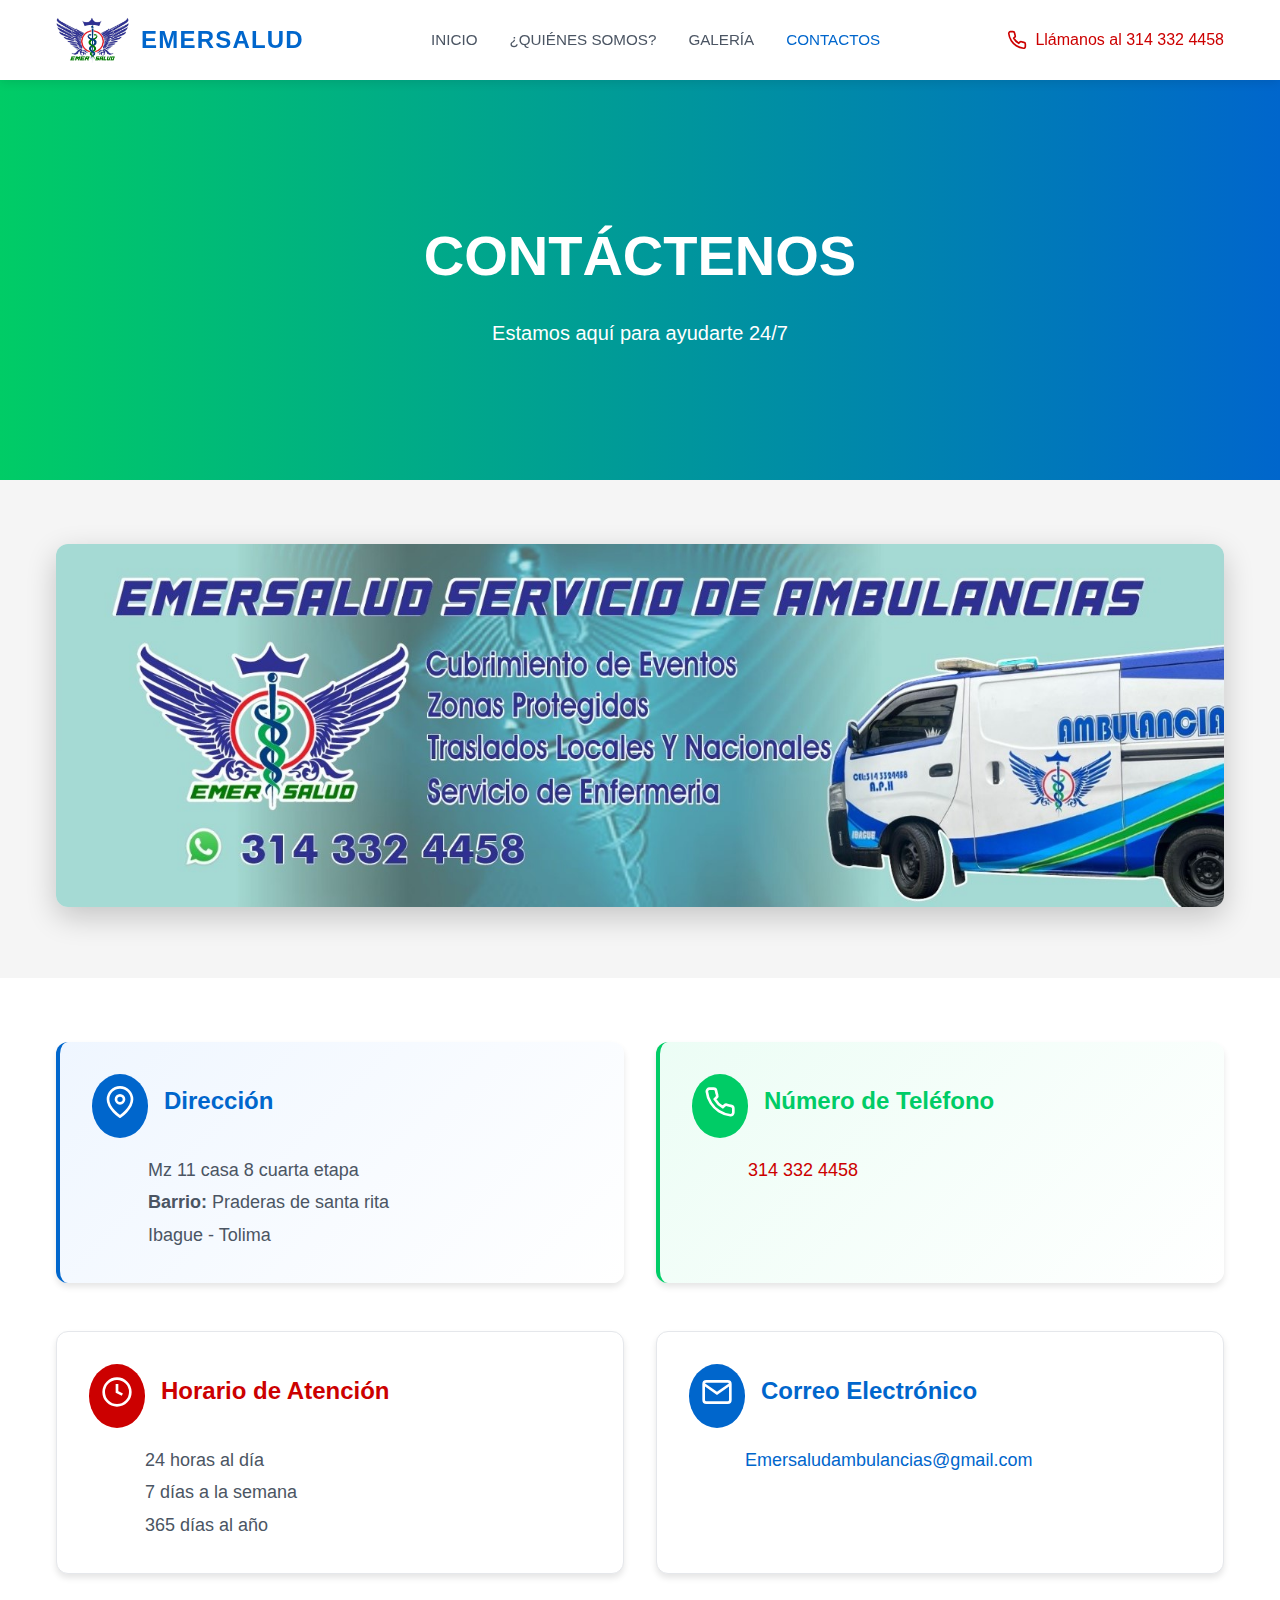
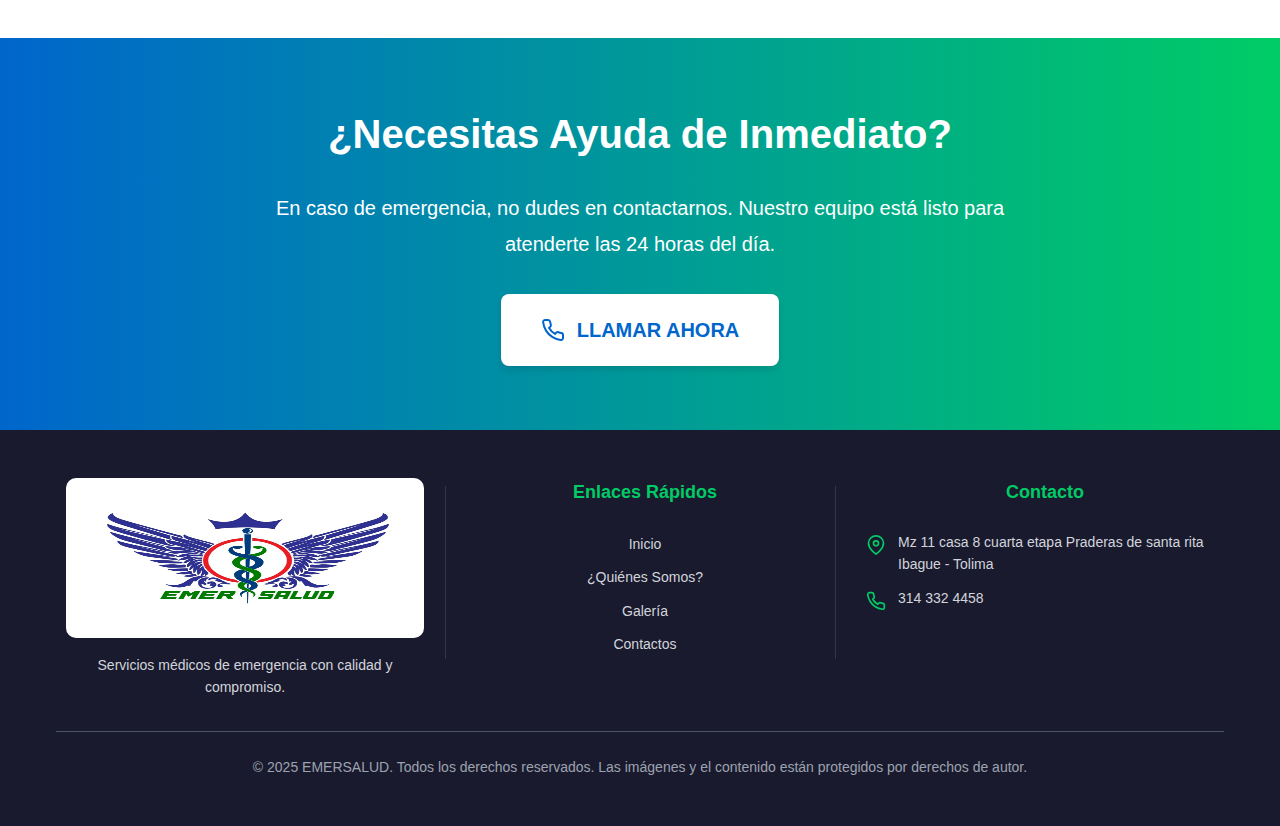
<file: contacto.html>
<!DOCTYPE html>
<html lang="es">
<head>
    <meta charset="UTF-8">
    <meta name="viewport" content="width=device-width, initial-scale=1.0">
    <title>EMERSALUD - Contacto</title>
    <link rel="stylesheet" href="Styles/styles.css">
</head>
<body>
    <!-- HEADER -->
    <header id="header">
        <div class="container">
            <div class="header-content">
                <!-- Logo y Nombre -->
                <div class="logo-section" onclick="navigateTo('index.html')">
                    <img src="Sources/Logo chiquito Emersalud.jpg" alt="Logo EMERSALUD" class="logo">
                    <span class="company-name">EMERSALUD</span>
                </div>

                <!-- Navegación Desktop -->
                <nav class="nav-desktop">
                    <a href="index.html" class="nav-link">INICIO</a>
                    <a href="quienes_somos.html" class="nav-link">¿QUIÉNES SOMOS?</a>
                    <a href="galeria.html" class="nav-link">GALERÍA</a>
                    <a href="contacto.html" class="nav-link active">CONTACTOS</a>
                </nav>

                <!-- Teléfono -->
                <div class="phone-desktop">
                    <svg class="phone-icon" width="20" height="20" viewBox="0 0 24 24" fill="none" stroke="currentColor" stroke-width="2">
                        <path d="M22 16.92v3a2 2 0 0 1-2.18 2 19.79 19.79 0 0 1-8.63-3.07 19.5 19.5 0 0 1-6-6 19.79 19.79 0 0 1-3.07-8.67A2 2 0 0 1 4.11 2h3a2 2 0 0 1 2 1.72 12.84 12.84 0 0 0 .7 2.81 2 2 0 0 1-.45 2.11L8.09 9.91a16 16 0 0 0 6 6l1.27-1.27a2 2 0 0 1 2.11-.45 12.84 12.84 0 0 0 2.81.7A2 2 0 0 1 22 16.92z"></path>
                    </svg>
                    <span>Llámanos al 314 332 4458</span>
                </div>

                <!-- Menú móvil -->
                <button class="menu-toggle" id="menuToggle">
                    <svg class="menu-icon" width="24" height="24" viewBox="0 0 24 24" fill="none" stroke="currentColor" stroke-width="2">
                        <line x1="3" y1="12" x2="21" y2="12"></line>
                        <line x1="3" y1="6" x2="21" y2="6"></line>
                        <line x1="3" y1="18" x2="21" y2="18"></line>
                    </svg>
                </button>
            </div>

            <!-- Menú móvil desplegable -->
            <div class="nav-mobile" id="navMobile">
                <a href="index.html" class="nav-mobile-link">INICIO</a>
                <a href="quienes_somos.html" class="nav-mobile-link">¿QUIÉNES SOMOS?</a>
                <a href="galeria.html" class="nav-mobile-link">GALERÍA</a>
                <a href="contacto.html" class="nav-mobile-link active">CONTACTOS</a>
                <div class="phone-mobile">
                    <svg class="phone-icon" width="20" height="20" viewBox="0 0 24 24" fill="none" stroke="currentColor" stroke-width="2">
                        <path d="M22 16.92v3a2 2 0 0 1-2.18 2 19.79 19.79 0 0 1-8.63-3.07 19.5 19.5 0 0 1-6-6 19.79 19.79 0 0 1-3.07-8.67A2 2 0 0 1 4.11 2h3a2 2 0 0 1 2 1.72 12.84 12.84 0 0 0 .7 2.81 2 2 0 0 1-.45 2.11L8.09 9.91a16 16 0 0 0 6 6l1.27-1.27a2 2 0 0 1 2.11-.45 12.84 12.84 0 0 0 2.81.7A2 2 0 0 1 22 16.92z"></path>
                    </svg>
                    <span>314 332 4458</span>
                </div>
            </div>
        </div>
    </header>

    <!-- HERO SECTION -->
    <section class="page-hero contact-hero">
        <div class="page-hero-content">
            <h1 class="page-hero-title">CONTÁCTENOS</h1>
            <p class="page-hero-subtitle">Estamos aquí para ayudarte 24/7</p>
        </div>
    </section>

        <!-- IMAGEN DE AMBULANCIA -->
    <section class="image-section">
        <div class="container">
            <img src="Sources/Banner.jpeg" alt="Ambulancia en acción" class="image-full">
        </div>
    </section>

    <!-- INFORMACIÓN DE CONTACTO -->
    <section class="content-section">
        <div class="container">
            <div class="contact-info-grid">
                <!-- Dirección -->
                <div class="contact-info-card blue-gradient">
                    <div class="contact-info-header">
                        <div class="contact-info-icon blue">
                            <svg width="32" height="32" viewBox="0 0 24 24" fill="none" stroke="currentColor" stroke-width="2">
                                <path d="M21 10c0 7-9 13-9 13s-9-6-9-13a9 9 0 0 1 18 0z"></path>
                                <circle cx="12" cy="10" r="3"></circle>
                            </svg>
                        </div>
                        <h3 class="contact-info-title blue">Dirección</h3>
                    </div>
                    <p class="contact-info-text">
                        Mz 11 casa 8 cuarta etapa<br>
                        <b>Barrio:</b> Praderas de santa rita<br>
                        Ibague - Tolima
                    </p>
                </div>

                <!-- Teléfono -->
                <div class="contact-info-card green-gradient">
                    <div class="contact-info-header">
                        <div class="contact-info-icon green">
                            <svg width="32" height="32" viewBox="0 0 24 24" fill="none" stroke="currentColor" stroke-width="2">
                                <path d="M22 16.92v3a2 2 0 0 1-2.18 2 19.79 19.79 0 0 1-8.63-3.07 19.5 19.5 0 0 1-6-6 19.79 19.79 0 0 1-3.07-8.67A2 2 0 0 1 4.11 2h3a2 2 0 0 1 2 1.72 12.84 12.84 0 0 0 .7 2.81 2 2 0 0 1-.45 2.11L8.09 9.91a16 16 0 0 0 6 6l1.27-1.27a2 2 0 0 1 2.11-.45 12.84 12.84 0 0 0 2.81.7A2 2 0 0 1 22 16.92z"></path>
                            </svg>
                        </div>
                        <h3 class="contact-info-title green">Número de Teléfono</h3>
                    </div>
                    <p class="contact-info-text">
                        <a href="tel:3143324458" class="phone-link">314 332 4458</a>
                    </p>
                </div>
            </div>

            <!-- Información adicional -->
            <div class="contact-additional-grid">
                <!-- Horario -->
                <div class="contact-additional-card">
                    <div class="contact-info-header">
                        <div class="contact-info-icon red">
                            <svg width="32" height="32" viewBox="0 0 24 24" fill="none" stroke="currentColor" stroke-width="2">
                                <circle cx="12" cy="12" r="10"></circle>
                                <polyline points="12 6 12 12 16 14"></polyline>
                            </svg>
                        </div>
                        <h3 class="contact-info-title red">Horario de Atención</h3>
                    </div>
                    <p class="contact-info-text">
                        24 horas al día<br>
                        7 días a la semana<br>
                        365 días al año
                    </p>
                </div>

                <!-- Email -->
                <div class="contact-additional-card">
                    <div class="contact-info-header">
                        <div class="contact-info-icon blue">
                            <svg width="32" height="32" viewBox="0 0 24 24" fill="none" stroke="currentColor" stroke-width="2">
                                <path d="M4 4h16c1.1 0 2 .9 2 2v12c0 1.1-.9 2-2 2H4c-1.1 0-2-.9-2-2V6c0-1.1.9-2 2-2z"></path>
                                <polyline points="22,6 12,13 2,6"></polyline>
                            </svg>
                        </div>
                        <h3 class="contact-info-title blue">Correo Electrónico</h3>
                    </div>  
                    <p class="contact-info-text">
                        <a href="mailto:info@emersalud.com" class="email-link">Emersaludambulancias@gmail.com </a>
                    </p>
                </div>
            </div>
        </div>
    </section>

    <!-- LLAMADO A LA ACCIÓN -->
    <section class="cta-section">
        <div class="container">
            <div class="cta-content">
                <h2 class="cta-title">¿Necesitas Ayuda de Inmediato?</h2>
                <p class="cta-description">
                    En caso de emergencia, no dudes en contactarnos. Nuestro equipo está listo 
                    para atenderte las 24 horas del día.
                </p>
                <a href="tel:3143324458" class="btn-cta">
                    <svg class="btn-cta-icon" width="24" height="24" viewBox="0 0 24 24" fill="none" stroke="currentColor" stroke-width="2">
                        <path d="M22 16.92v3a2 2 0 0 1-2.18 2 19.79 19.79 0 0 1-8.63-3.07 19.5 19.5 0 0 1-6-6 19.79 19.79 0 0 1-3.07-8.67A2 2 0 0 1 4.11 2h3a2 2 0 0 1 2 1.72 12.84 12.84 0 0 0 .7 2.81 2 2 0 0 1-.45 2.11L8.09 9.91a16 16 0 0 0 6 6l1.27-1.27a2 2 0 0 1 2.11-.45 12.84 12.84 0 0 0 2.81.7A2 2 0 0 1 22 16.92z"></path>
                    </svg>
                    <span>LLAMAR AHORA</span>
                </a>
            </div>
        </div>
    </section>

    <!-- FOOTER -->
    <footer class="footer">
        <div class="container">
            <div class="footer-grid">
                <!-- Logo y descripción -->
                <div class="footer-column">
                    <img src="Sources/Logo EMERSALUD CUADRADO.jpg" alt="Logo EMERSALUD" class="footer-logo">
                    <p class="footer-description">
                        Servicios médicos de emergencia con calidad y compromiso.
                    </p>
                </div>

                <!-- Enlaces rápidos -->
                <div class="footer-column">
                    <h3 class="footer-title">Enlaces Rápidos</h3>
                    <ul class="footer-links">
                        <li><a href="index.html">Inicio</a></li>
                        <li><a href="quienes-somos.html">¿Quiénes Somos?</a></li>
                        <li><a href="galeria.html">Galería</a></li>
                        <li><a href="contacto.html">Contactos</a></li>
                    </ul>
                </div>

                <!-- Información de contacto -->
                <div class="footer-column">
                    <h3 class="footer-title">Contacto</h3>
                    <div class="footer-contact">
                        <div class="footer-contact-item">
                            <svg class="footer-icon" width="20" height="20" viewBox="0 0 24 24" fill="none" stroke="currentColor" stroke-width="2">
                                <path d="M21 10c0 7-9 13-9 13s-9-6-9-13a9 9 0 0 1 18 0z"></path>
                                <circle cx="12" cy="10" r="3"></circle>
                            </svg>
                            <p>Mz 11 casa 8 cuarta etapa Praderas de santa rita Ibague - Tolima</p>
                        </div>
                        <div class="footer-contact-item">
                            <svg class="footer-icon" width="20" height="20" viewBox="0 0 24 24" fill="none" stroke="currentColor" stroke-width="2">
                                <path d="M22 16.92v3a2 2 0 0 1-2.18 2 19.79 19.79 0 0 1-8.63-3.07 19.5 19.5 0 0 1-6-6 19.79 19.79 0 0 1-3.07-8.67A2 2 0 0 1 4.11 2h3a2 2 0 0 1 2 1.72 12.84 12.84 0 0 0 .7 2.81 2 2 0 0 1-.45 2.11L8.09 9.91a16 16 0 0 0 6 6l1.27-1.27a2 2 0 0 1 2.11-.45 12.84 12.84 0 0 0 2.81.7A2 2 0 0 1 22 16.92z"></path>
                            </svg>
                            <p>314 332 4458</p>
                        </div>
                    </div>
                </div>
            </div>

            <!-- Derechos de autor -->
            <div class="footer-copyright">
                <p>© 2025 EMERSALUD. Todos los derechos reservados. Las imágenes y el contenido están protegidos por derechos de autor.</p>
            </div>
        </div>
    </footer>

    <script src="JS/script.js"></script>
</body>
</html>
</file>
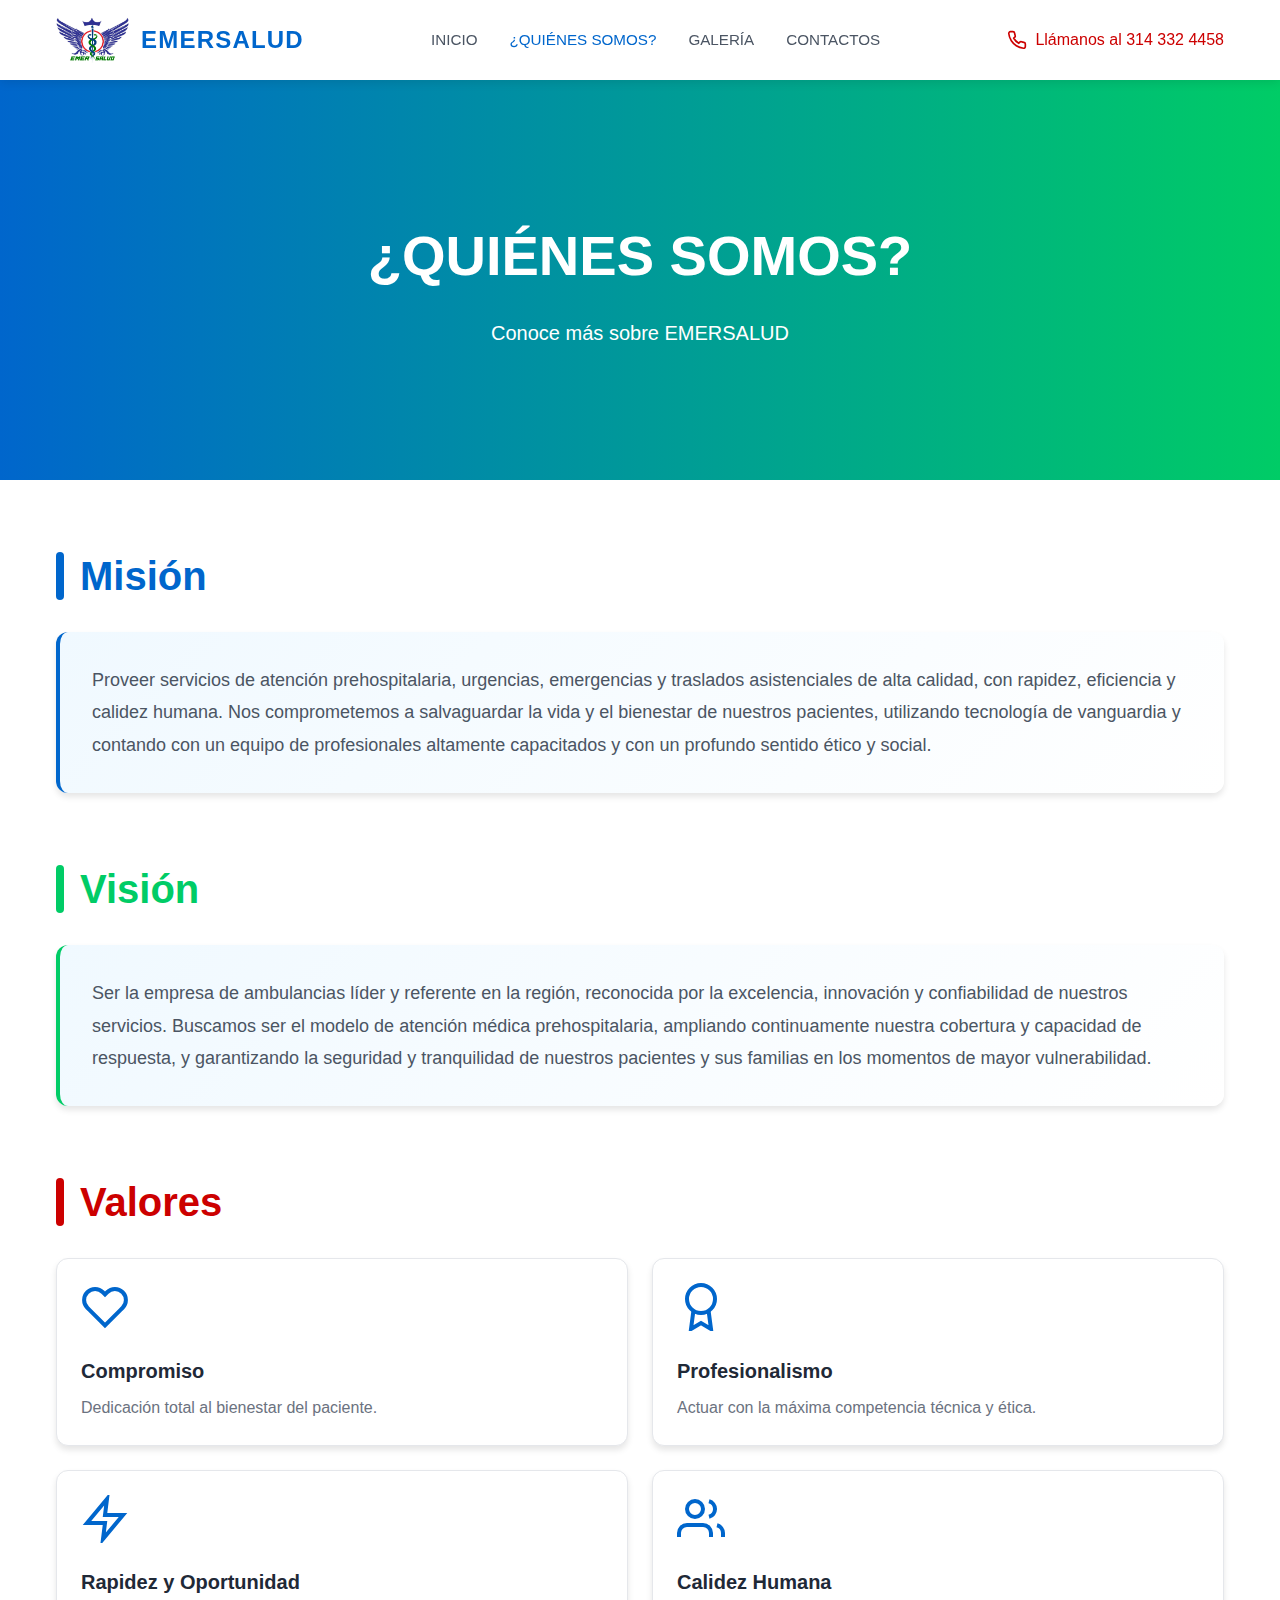
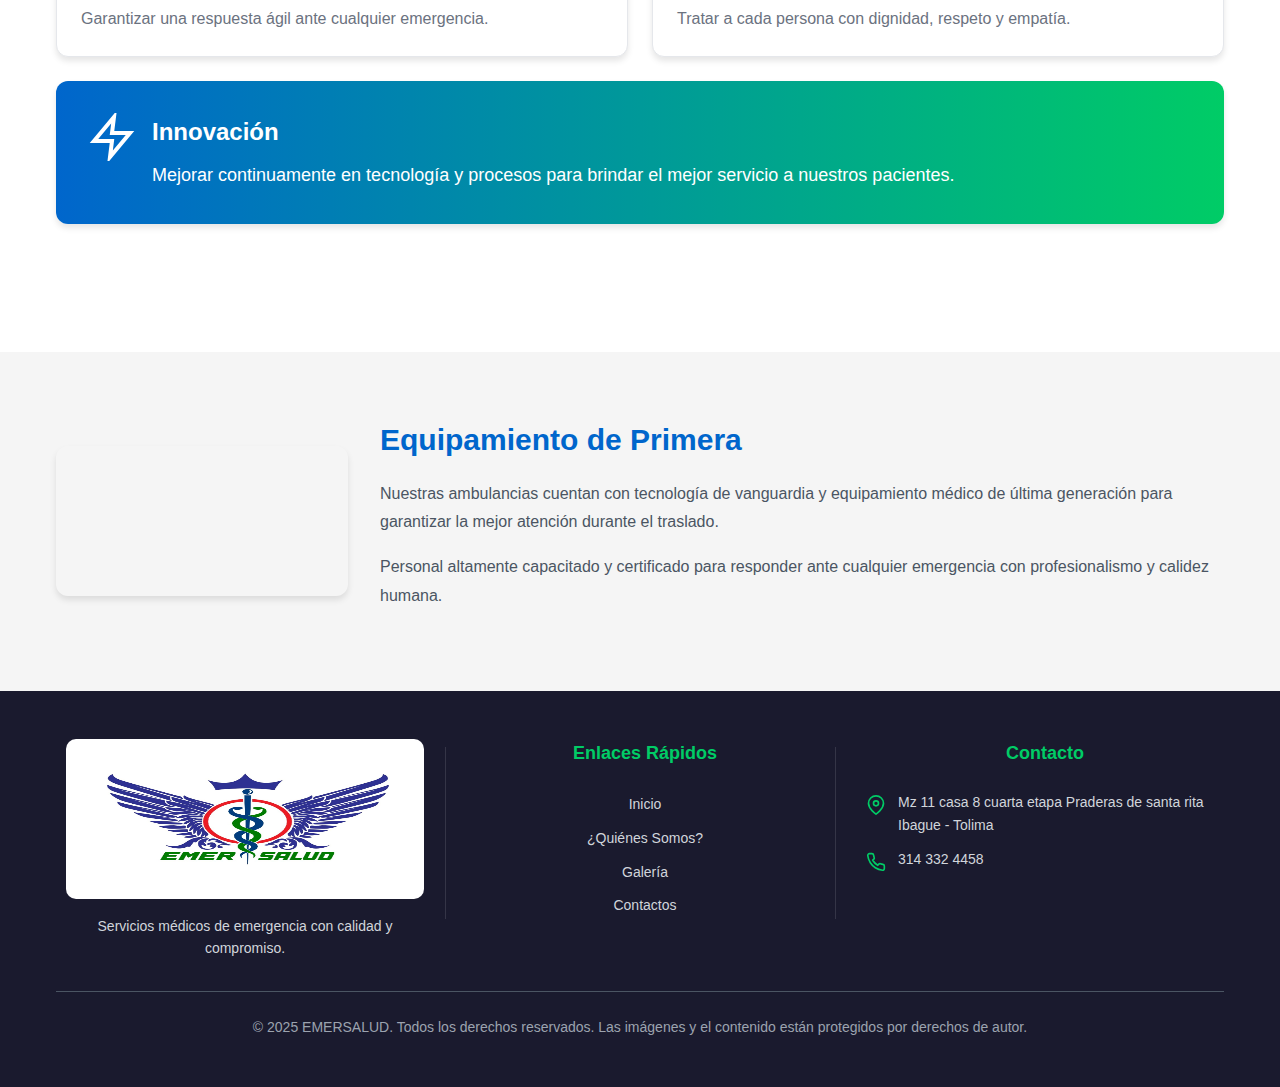
<file: quienes_somos.html>
<!DOCTYPE html>
<html lang="es">

<head>
    <meta charset="UTF-8">
    <meta name="viewport" content="width=device-width, initial-scale=1.0">

    <!-- SEO Meta Tags -->
    <title>EMERSALUD - ¿Quiénes Somos? | Servicios Médicos de Emergencia en Ibagué</title>
    <meta name="description"
        content="Conoce a EMERSALUD, empresa líder en servicios médicos de emergencia y ambulancias en Ibagué, Tolima. Misión, visión y compromiso con la atención prehospitalaria.">
    <meta name="keywords"
        content="EMERSALUD, servicios médicos, emergencias, ambulancia, Ibagué, Tolima, misión, visión, atención prehospitalaria">
    <meta name="author" content="EMERSALUD">
    <meta name="robots" content="index, follow">

    <!-- Open Graph Meta Tags -->
    <meta property="og:title" content="EMERSALUD - ¿Quiénes Somos? | Servicios Médicos Ibagué">
    <meta property="og:description"
        content="Conoce nuestra misión y visión en servicios médicos de emergencia y ambulancias en Ibagué, Tolima.">
    <meta property="og:image" content="https://emersaludweb.web.app/Sources/logo_emersalud_cuadrado.jpg">
    <meta property="og:url" content="https://emersaludweb.web.app/quienes_somos.html">
    <meta property="og:type" content="website">

    <!-- Canonical URL -->
    <link rel="canonical" href="https://emersaludweb.web.app/quienes_somos.html">

    <link rel="stylesheet" href="Styles/styles.css">
    <!-- Favicon -->
    <link rel="icon" type="image/jpeg" href="Sources/logo_chiquito_emersalud.jpg">
    <link rel="apple-touch-icon" href="Sources/logo_chiquito_emersalud.jpg">
</head>

<body>
    <!-- HEADER -->
    <header id="header">
        <div class="container">
            <div class="header-content">
                <!-- Logo y Nombre -->
                <div class="logo-section" onclick="navigateTo('index.html')">
                    <img src="Sources/logo_chiquito_emersalud.jpg" alt="Logo EMERSALUD" class="logo">
                    <span class="company-name">EMERSALUD</span>
                </div>

                <!-- Navegación Desktop -->
                <nav class="nav-desktop">
                    <a href="index.html" class="nav-link">INICIO</a>
                    <a href="quienes_somos.html" class="nav-link active">¿QUIÉNES SOMOS?</a>
                    <a href="galeria.html" class="nav-link">GALERÍA</a>
                    <a href="contacto.html" class="nav-link">CONTACTOS</a>
                </nav>

                <!-- Teléfono -->
                <div class="phone-desktop">
                    <svg class="phone-icon" width="20" height="20" viewBox="0 0 24 24" fill="none" stroke="currentColor"
                        stroke-width="2">
                        <path
                            d="M22 16.92v3a2 2 0 0 1-2.18 2 19.79 19.79 0 0 1-8.63-3.07 19.5 19.5 0 0 1-6-6 19.79 19.79 0 0 1-3.07-8.67A2 2 0 0 1 4.11 2h3a2 2 0 0 1 2 1.72 12.84 12.84 0 0 0 .7 2.81 2 2 0 0 1-.45 2.11L8.09 9.91a16 16 0 0 0 6 6l1.27-1.27a2 2 0 0 1 2.11-.45 12.84 12.84 0 0 0 2.81.7A2 2 0 0 1 22 16.92z">
                        </path>
                    </svg>
                    <span>Llámanos al 314 332 4458</span>
                </div>

                <!-- Menú móvil -->
                <button class="menu-toggle" id="menuToggle">
                    <svg class="menu-icon" width="24" height="24" viewBox="0 0 24 24" fill="none" stroke="currentColor"
                        stroke-width="2">
                        <line x1="3" y1="12" x2="21" y2="12"></line>
                        <line x1="3" y1="6" x2="21" y2="6"></line>
                        <line x1="3" y1="18" x2="21" y2="18"></line>
                    </svg>
                </button>
            </div>

            <!-- Menú móvil desplegable -->
            <div class="nav-mobile" id="navMobile">
                <a href="index.html" class="nav-mobile-link">INICIO</a>
                <a href="quienes_somos.html" class="nav-mobile-link active">¿QUIÉNES SOMOS?</a>
                <a href="galeria.html" class="nav-mobile-link">GALERÍA</a>
                <a href="contacto.html" class="nav-mobile-link">CONTACTOS</a>
                <div class="phone-mobile">
                    <svg class="phone-icon" width="20" height="20" viewBox="0 0 24 24" fill="none" stroke="currentColor"
                        stroke-width="2">
                        <path
                            d="M22 16.92v3a2 2 0 0 1-2.18 2 19.79 19.79 0 0 1-8.63-3.07 19.5 19.5 0 0 1-6-6 19.79 19.79 0 0 1-3.07-8.67A2 2 0 0 1 4.11 2h3a2 2 0 0 1 2 1.72 12.84 12.84 0 0 0 .7 2.81 2 2 0 0 1-.45 2.11L8.09 9.91a16 16 0 0 0 6 6l1.27-1.27a2 2 0 0 1 2.11-.45 12.84 12.84 0 0 0 2.81.7A2 2 0 0 1 22 16.92z">
                        </path>
                    </svg>
                    <span>314 332 4458</span>
                </div>
            </div>
        </div>
    </header>

    <!-- HERO SECTION -->
    <section class="page-hero">
        <div class="page-hero-content">
            <h1 class="page-hero-title">¿QUIÉNES SOMOS?</h1>
            <p class="page-hero-subtitle">Conoce más sobre EMERSALUD</p>
        </div>
    </section>

    <!-- CONTENIDO PRINCIPAL -->
    <section class="content-section">
        <div class="container">
            <!-- Misión -->
            <div class="section-block">
                <div class="block-header">
                    <div class="block-line blue"></div>
                    <h2 class="block-title blue">Misión</h2>
                </div>
                <div class="block-content blue-border">
                    <p>
                        Proveer servicios de atención prehospitalaria, urgencias, emergencias y
                        traslados asistenciales de alta calidad, con rapidez, eficiencia y calidez
                        humana. Nos comprometemos a salvaguardar la vida y el bienestar de nuestros
                        pacientes, utilizando tecnología de vanguardia y contando con un equipo de
                        profesionales altamente capacitados y con un profundo sentido ético y social.
                    </p>
                </div>
            </div>

            <!-- Visión -->
            <div class="section-block">
                <div class="block-header">
                    <div class="block-line green"></div>
                    <h2 class="block-title green">Visión</h2>
                </div>
                <div class="block-content green-border">
                    <p>
                        Ser la empresa de ambulancias líder y referente en la región, reconocida por
                        la excelencia, innovación y confiabilidad de nuestros servicios. Buscamos ser
                        el modelo de atención médica prehospitalaria, ampliando continuamente nuestra
                        cobertura y capacidad de respuesta, y garantizando la seguridad y tranquilidad
                        de nuestros pacientes y sus familias en los momentos de mayor vulnerabilidad.
                    </p>
                </div>
            </div>

            <!-- Valores -->
            <div class="section-block">
                <div class="block-header">
                    <div class="block-line red"></div>
                    <h2 class="block-title red">Valores</h2>
                </div>
                <div class="valores-grid">
                    <div class="valor-card">
                        <div class="valor-icon">
                            <svg width="48" height="48" viewBox="0 0 24 24" fill="none" stroke="currentColor"
                                stroke-width="2">
                                <path
                                    d="M20.84 4.61a5.5 5.5 0 0 0-7.78 0L12 5.67l-1.06-1.06a5.5 5.5 0 0 0-7.78 7.78l1.06 1.06L12 21.23l7.78-7.78 1.06-1.06a5.5 5.5 0 0 0 0-7.78z">
                                </path>
                            </svg>
                        </div>
                        <h3 class="valor-title">Compromiso</h3>
                        <p class="valor-description">Dedicación total al bienestar del paciente.</p>
                    </div>

                    <div class="valor-card">
                        <div class="valor-icon">
                            <svg width="48" height="48" viewBox="0 0 24 24" fill="none" stroke="currentColor"
                                stroke-width="2">
                                <circle cx="12" cy="8" r="7"></circle>
                                <polyline points="8.21 13.89 7 23 12 20 17 23 15.79 13.88"></polyline>
                            </svg>
                        </div>
                        <h3 class="valor-title">Profesionalismo</h3>
                        <p class="valor-description">Actuar con la máxima competencia técnica y ética.</p>
                    </div>

                    <div class="valor-card">
                        <div class="valor-icon">
                            <svg width="48" height="48" viewBox="0 0 24 24" fill="none" stroke="currentColor"
                                stroke-width="2">
                                <polygon points="13 2 3 14 12 14 11 22 21 10 12 10 13 2"></polygon>
                            </svg>
                        </div>
                        <h3 class="valor-title">Rapidez y Oportunidad</h3>
                        <p class="valor-description">Garantizar una respuesta ágil ante cualquier emergencia.</p>
                    </div>

                    <div class="valor-card">
                        <div class="valor-icon">
                            <svg width="48" height="48" viewBox="0 0 24 24" fill="none" stroke="currentColor"
                                stroke-width="2">
                                <path d="M17 21v-2a4 4 0 0 0-4-4H5a4 4 0 0 0-4 4v2"></path>
                                <circle cx="9" cy="7" r="4"></circle>
                                <path d="M23 21v-2a4 4 0 0 0-3-3.87"></path>
                                <path d="M16 3.13a4 4 0 0 1 0 7.75"></path>
                            </svg>
                        </div>
                        <h3 class="valor-title">Calidez Humana</h3>
                        <p class="valor-description">Tratar a cada persona con dignidad, respeto y empatía.</p>
                    </div>
                </div>

                <!-- Valor adicional: Innovación -->
                <div class="valor-featured">
                    <div class="valor-featured-icon">
                        <svg width="48" height="48" viewBox="0 0 24 24" fill="none" stroke="currentColor"
                            stroke-width="2">
                            <polygon points="13 2 3 14 12 14 11 22 21 10 12 10 13 2"></polygon>
                        </svg>
                    </div>
                    <div>
                        <h3 class="valor-featured-title">Innovación</h3>
                        <p class="valor-featured-description">
                            Mejorar continuamente en tecnología y procesos para brindar el mejor
                            servicio a nuestros pacientes.
                        </p>
                    </div>
                </div>
            </div>
        </div>
    </section>

    <!-- IMAGEN DE AMBULANCIA -->
    <section class="image-section">
        <div class="container">
            <div class="image-content-grid">
                <video class="image-feature" autoplay muted loop playsinline
                    poster="Sources/Video Ambulancia Interior.mp4">
                    <source src="Sources/Video Ambulancia Interior.mp4" type="video/mp4">
                    Tu navegador no soporta video HTML5.
                </video>
                <div class="image-text">
                    <h3 class="image-title">Equipamiento de Primera</h3>
                    <p class="image-description">
                        Nuestras ambulancias cuentan con tecnología de vanguardia y equipamiento
                        médico de última generación para garantizar la mejor atención durante el
                        traslado.
                    </p>
                    <p class="image-description">
                        Personal altamente capacitado y certificado para responder ante cualquier
                        emergencia con profesionalismo y calidez humana.
                    </p>
                </div>
            </div>
        </div>
    </section>

    <!-- FOOTER -->
    <footer class="footer">
        <div class="container">
            <div class="footer-grid">
                <!-- Logo y descripción -->
                <div class="footer-column">
                    <img src="Sources/logo_emersalud_cuadrado.jpg" alt="Logo EMERSALUD" class="footer-logo">
                    <p class="footer-description">
                        Servicios médicos de emergencia con calidad y compromiso.
                    </p>
                </div>

                <!-- Enlaces rápidos -->
                <div class="footer-column">
                    <h3 class="footer-title">Enlaces Rápidos</h3>
                    <ul class="footer-links">
                        <li><a href="index.html">Inicio</a></li>
                        <li><a href="quienes-somos.html">¿Quiénes Somos?</a></li>
                        <li><a href="galeria.html">Galería</a></li>
                        <li><a href="contacto.html">Contactos</a></li>
                    </ul>
                </div>

                <!-- Información de contacto -->
                <div class="footer-column">
                    <h3 class="footer-title">Contacto</h3>
                    <div class="footer-contact">
                        <div class="footer-contact-item">
                            <svg class="footer-icon" width="20" height="20" viewBox="0 0 24 24" fill="none"
                                stroke="currentColor" stroke-width="2">
                                <path d="M21 10c0 7-9 13-9 13s-9-6-9-13a9 9 0 0 1 18 0z"></path>
                                <circle cx="12" cy="10" r="3"></circle>
                            </svg>
                            <p>Mz 11 casa 8 cuarta etapa Praderas de santa rita Ibague - Tolima</p>
                        </div>
                        <div class="footer-contact-item">
                            <svg class="footer-icon" width="20" height="20" viewBox="0 0 24 24" fill="none"
                                stroke="currentColor" stroke-width="2">
                                <path
                                    d="M22 16.92v3a2 2 0 0 1-2.18 2 19.79 19.79 0 0 1-8.63-3.07 19.5 19.5 0 0 1-6-6 19.79 19.79 0 0 1-3.07-8.67A2 2 0 0 1 4.11 2h3a2 2 0 0 1 2 1.72 12.84 12.84 0 0 0 .7 2.81 2 2 0 0 1-.45 2.11L8.09 9.91a16 16 0 0 0 6 6l1.27-1.27a2 2 0 0 1 2.11-.45 12.84 12.84 0 0 0 2.81.7A2 2 0 0 1 22 16.92z">
                                </path>
                            </svg>
                            <p>314 332 4458</p>
                        </div>
                    </div>
                </div>
            </div>

            <!-- Derechos de autor -->
            <div class="footer-copyright">
                <p>© 2025 EMERSALUD. Todos los derechos reservados. Las imágenes y el contenido están protegidos por
                    derechos de autor.</p>
            </div>
        </div>
    </footer>

    <script src="JS/script.js"></script>
</body>

</html>
</file>
<file: Styles/styles.css>
/* RESET Y BASE */
* {
    margin: 0;
    padding: 0;
    box-sizing: border-box;
}

html {
    scroll-behavior: smooth;
    font-size: 16px;
}

body {
    font-family: -apple-system, BlinkMacSystemFont, 'Segoe UI', Roboto, 'Helvetica Neue', Arial, sans-serif;
    line-height: 1.6;
    color: #333;
    background-color: #ffffff;
}

/* VARIABLES DE COLORES */
:root {
    --color-blue: #0066CC;
    --color-green: #00CC66;
    --color-red: #CC0000;
    --color-dark: #1a1a2e;
    --color-gray: #666;
    --color-light-gray: #f5f5f5;
}

/* CONTENEDOR */
.container {
    max-width: 1200px;
    margin: 0 auto;
    padding: 0 1rem;
}

/* HEADER */
header {
    background-color: white;
    box-shadow: 0 2px 10px rgba(0, 0, 0, 0.1);
    position: sticky;
    top: 0;
    z-index: 1000;
}

.header-content {
    display: flex;
    align-items: center;
    justify-content: space-between;
    padding: 1rem 0;
}

.logo-section {
    display: flex;
    align-items: center;
    gap: 0.75rem;
    cursor: pointer;
}

.logo {
    height: 3rem;
    width: auto;
}

.company-name {
    font-size: 1.5rem;
    font-weight: 600;
    color: var(--color-blue);
    letter-spacing: 0.05em;
}

.nav-desktop {
    display: none;
    gap: 2rem;
}

.nav-link {
    text-decoration: none;
    color: #4b5563;
    font-weight: 500;
    transition: color 0.3s;
    font-size: 0.95rem;
}

.nav-link:hover,
.nav-link.active {
    color: var(--color-blue);
}

.phone-desktop {
    display: none;
    align-items: center;
    gap: 0.5rem;
    color: var(--color-red);
    font-weight: 500;
}

.phone-icon {
    color: currentColor;
}

.menu-toggle {
    display: block;
    background: none;
    border: none;
    cursor: pointer;
    color: #4b5563;
}

.menu-icon {
    width: 24px;
    height: 24px;
}

.nav-mobile {
    display: none;
    flex-direction: column;
    gap: 0.75rem;
    padding-bottom: 1rem;
}

.nav-mobile.active {
    display: flex;
    animation: slideDown 0.3s ease-out;
}

.nav-mobile-link {
    text-decoration: none;
    color: #4b5563;
    padding: 0.75rem 1rem;
    border-radius: 0.5rem;
    transition: all 0.3s;
    font-weight: 500;
}

.nav-mobile-link:hover {
    background-color: #f3f4f6;
}

.nav-mobile-link.active {
    background-color: var(--color-blue);
    color: white;
}

.phone-mobile {
    display: flex;
    align-items: center;
    gap: 0.5rem;
    color: var(--color-red);
    padding: 0.75rem 1rem;
}

/* RESPONSIVE HEADER */
@media (min-width: 768px) {
    .phone-desktop {
        display: flex;
    }
}

@media (min-width: 1024px) {
    .nav-desktop {
        display: flex;
    }

    .menu-toggle {
        display: none;
    }
}

/* HERO SECTION */
.hero-section {
    position: relative;
    height: 600px;
    display: flex;
    align-items: center;
    justify-content: center;
    overflow: hidden;
}

.hero-background {
    position: absolute;
    inset: 0;
    background-size: cover;
    background-position: center;
}

.hero-overlay {
    position: absolute;
    inset: 0;
    background-color: rgba(0, 0, 0, 0.5);
}

.hero-content {
    position: relative;
    z-index: 10;
    text-align: center;
    color: white;
    padding: 0 1rem;
    max-width: 1000px;
}

.hero-title {
    font-size: 3rem;
    margin-bottom: 1.5rem;
    font-weight: 700;
    line-height: 1.2;
}

.hero-description {
    font-size: 1.25rem;
    line-height: 1.8;
}

@media (max-width: 768px) {
    .hero-section {
        height: 500px;
    }

    .hero-title {
        font-size: 2rem;
    }

    .hero-description {
        font-size: 1.1rem;
    }
}

/* PAGE HERO */
.page-hero {
    background: linear-gradient(to right, var(--color-blue), var(--color-green));
    height: 400px;
    display: flex;
    align-items: center;
    justify-content: center;
}

.page-hero.contact-hero {
    background: linear-gradient(to right, var(--color-green), var(--color-blue));
}

.page-hero-content {
    text-align: center;
    color: white;
    padding: 0 1rem;
}

.page-hero-title {
    font-size: 3.5rem;
    margin-bottom: 1rem;
    font-weight: 700;
}

.page-hero-subtitle {
    font-size: 1.25rem;
}

@media (max-width: 768px) {
    .page-hero {
        height: 300px;
    }

    .page-hero-title {
        font-size: 2.5rem;
    }
}

/* SECTIONS */
.about-section,
.contact-section,
.content-section,
.image-section {
    padding: 4rem 1rem;
}

.about-section {
    background-color: white;
}

.contact-section {
    background-color: var(--color-light-gray);
}

.image-section {
    background-color: var(--color-light-gray);
}

.section-title {
    font-size: 2.5rem;
    text-align: center;
    color: var(--color-blue);
    margin-bottom: 3rem;
    font-weight: 700;
}

/* CONTENT GRID */
.content-grid {
    display: grid;
    gap: 2rem;
    margin-bottom: 3rem;
}

@media (min-width: 768px) {
    .content-grid {
        grid-template-columns: 1fr 1fr;
    }
}

.content-card {
    background-color: #f9fafb;
    padding: 2rem;
    border-radius: 0.75rem;
    box-shadow: 0 4px 6px rgba(0, 0, 0, 0.1);
    transition: box-shadow 0.3s;
}

.content-card:hover {
    box-shadow: 0 10px 20px rgba(0, 0, 0, 0.15);
}

.card-title-green {
    font-size: 1.5rem;
    color: var(--color-green);
    margin-bottom: 1rem;
    font-weight: 600;
}

.card-text {
    color: #4b5563;
    line-height: 1.8;
    font-size: 1rem;
}

/* CONTACT GRID */
.contact-grid {
    display: grid;
    gap: 2rem;
}

@media (min-width: 768px) {
    .contact-grid {
        grid-template-columns: 1fr 1fr;
    }
}

.contact-card {
    background-color: white;
    padding: 2rem;
    border-radius: 0.75rem;
    box-shadow: 0 4px 6px rgba(0, 0, 0, 0.1);
}

/* BUTTONS */
.text-center {
    text-align: center;
    margin-top: 3rem;
}

.btn-primary {
    display: inline-flex;
    align-items: center;
    gap: 0.5rem;
    background-color: var(--color-blue);
    color: white;
    padding: 1rem 2rem;
    border-radius: 0.5rem;
    text-decoration: none;
    font-weight: 600;
    transition: all 0.3s;
    box-shadow: 0 4px 6px rgba(0, 0, 0, 0.1);
}

.btn-primary:hover {
    background-color: #0052A3;
    box-shadow: 0 10px 20px rgba(0, 0, 0, 0.2);
    transform: scale(1.05);
}

.btn-icon {
    width: 20px;
    height: 20px;
}

.phone-link {
    color: var(--color-red);
    text-decoration: none;
}

.phone-link:hover {
    text-decoration: underline;
}

/* QUIENES SOMOS PAGE */
.section-block {
    margin-bottom: 4rem;
}

.block-header {
    display: flex;
    align-items: center;
    gap: 1rem;
    margin-bottom: 1.5rem;
}

.block-line {
    width: 0.5rem;
    height: 3rem;
    border-radius: 0.25rem;
}

.block-line.blue {
    background-color: var(--color-blue);
}

.block-line.green {
    background-color: var(--color-green);
}

.block-line.red {
    background-color: var(--color-red);
}

.block-title {
    font-size: 2.5rem;
    font-weight: 700;
}

.block-title.blue {
    color: var(--color-blue);
}

.block-title.green {
    color: var(--color-green);
}

.block-title.red {
    color: var(--color-red);
}

.block-content {
    background: linear-gradient(135deg, #f0f9ff 0%, white 100%);
    padding: 2rem;
    border-radius: 0.75rem;
    box-shadow: 0 4px 6px rgba(0, 0, 0, 0.1);
    border-left: 4px solid;
}

.block-content.blue-border {
    border-left-color: var(--color-blue);
}

.block-content.green-border {
    border-left-color: var(--color-green);
}

.block-content p {
    color: #4b5563;
    font-size: 1.125rem;
    line-height: 1.8;
}

/* VALORES */
.valores-grid {
    display: grid;
    gap: 1.5rem;
    margin-bottom: 1.5rem;
}

@media (min-width: 768px) {
    .valores-grid {
        grid-template-columns: 1fr 1fr;
    }
}

.valor-card {
    background-color: white;
    padding: 1.5rem;
    border-radius: 0.75rem;
    box-shadow: 0 4px 6px rgba(0, 0, 0, 0.1);
    border: 1px solid #e5e7eb;
    transition: all 0.3s;
}

.valor-card:hover {
    box-shadow: 0 10px 20px rgba(0, 0, 0, 0.15);
    transform: scale(1.05);
}

.valor-icon {
    color: var(--color-blue);
    margin-bottom: 1rem;
}

.valor-title {
    font-size: 1.25rem;
    color: #1f2937;
    margin-bottom: 0.5rem;
    font-weight: 600;
}

.valor-description {
    color: #6b7280;
    line-height: 1.6;
}

.valor-featured {
    background: linear-gradient(to right, var(--color-blue), var(--color-green));
    padding: 2rem;
    border-radius: 0.75rem;
    box-shadow: 0 4px 6px rgba(0, 0, 0, 0.1);
    color: white;
    display: flex;
    align-items: start;
    gap: 1rem;
}

.valor-featured-icon {
    flex-shrink: 0;
}

.valor-featured-title {
    font-size: 1.5rem;
    margin-bottom: 0.5rem;
    font-weight: 600;
}

.valor-featured-description {
    font-size: 1.125rem;
    line-height: 1.8;
}

/* IMAGE CONTENT */
.image-content-grid {
    display: flex;
    flex-wrap: nowrap;
    height: 50%;
    width: 100%;
    gap: 2rem;
    margin-top: 0;
    align-items: center;
}

@media (min-width: 768px) {
    .image-content-grid {
        grid-template-columns: 1fr 1fr;
    }
}

.image-feature {
    width: 25%;
    margin-bottom: 0;
    border-radius: 0.75rem;
    box-shadow: 0 4px 6px rgba(0, 0, 0, 0.1);
}

/* Mejora para medios (asegura que videos usen el mismo estilo y recorte adecuadamente) */
.image-feature {
    display: block;
    object-fit: cover; /* ayuda a que el video se vea bien dentro del contenedor */
}

.image-title {
    font-size: 1.875rem;
    color: var(--color-blue);
    margin-bottom: 1rem;
    font-weight: 600;
}

.image-description {
    color: #4b5563;
    line-height: 1.8;
    margin-bottom: 1rem;
}

.image-full {
    width: 100%;
    height: auto;
    border-radius: 0.75rem;
    box-shadow: 0 10px 30px rgba(0, 0, 0, 0.2);
}

/* CONTACTO PAGE */
.contact-info-grid {
    display: grid;
    gap: 2rem;
    margin-bottom: 3rem;
}

@media (min-width: 768px) {
    .contact-info-grid {
        grid-template-columns: 1fr 1fr;
    }
}

.contact-info-card {
    padding: 2rem;
    border-radius: 0.75rem;
    box-shadow: 0 4px 6px rgba(0, 0, 0, 0.1);
    border-left: 4px solid;
    transition: box-shadow 0.3s;
}

.contact-info-card:hover {
    box-shadow: 0 10px 20px rgba(0, 0, 0, 0.15);
}

.contact-info-card.blue-gradient {
    background: linear-gradient(135deg, #eff6ff 0%, white 100%);
    border-left-color: var(--color-blue);
}

.contact-info-card.green-gradient {
    background: linear-gradient(135deg, #ecfdf5 0%, white 100%);
    border-left-color: var(--color-green);
}

.contact-info-header {
    display: flex;
    align-items: start;
    gap: 1rem;
    margin-bottom: 1rem;
}

.contact-info-icon {
    padding: 0.75rem;
    border-radius: 50%;
    color: white;
}

.contact-info-icon.blue {
    background-color: var(--color-blue);
}

.contact-info-icon.green {
    background-color: var(--color-green);
}

.contact-info-icon.red {
    background-color: var(--color-red);
}

.contact-info-title {
    font-size: 1.5rem;
    margin-top: 0.5rem;
    font-weight: 600;
}

.contact-info-title.blue {
    color: var(--color-blue);
}

.contact-info-title.green {
    color: var(--color-green);
}

.contact-info-title.red {
    color: var(--color-red);
}

.contact-info-text {
    color: #4b5563;
    font-size: 1.125rem;
    line-height: 1.8;
    margin-left: 3.5rem;
}

.contact-additional-grid {
    display: grid;
    gap: 2rem;
}

@media (min-width: 768px) {
    .contact-additional-grid {
        grid-template-columns: 1fr 1fr;
    }
}

.contact-additional-card {
    background-color: white;
    padding: 2rem;
    border-radius: 0.75rem;
    box-shadow: 0 4px 6px rgba(0, 0, 0, 0.1);
    border: 1px solid #e5e7eb;
}

.email-link {
    color: var(--color-blue);
    text-decoration: none;
}

.email-link:hover {
    text-decoration: underline;
}

/* CTA SECTION */
.cta-section {
    background: linear-gradient(to right, var(--color-blue), var(--color-green));
    padding: 4rem 1rem;
}

.cta-content {
    text-align: center;
    color: white;
    max-width: 800px;
    margin: 0 auto;
}

.cta-title {
    font-size: 2.5rem;
    margin-bottom: 1.5rem;
    font-weight: 700;
}

.cta-description {
    font-size: 1.25rem;
    line-height: 1.8;
    margin-bottom: 2rem;
}

.btn-cta {
    display: inline-flex;
    align-items: center;
    gap: 0.75rem;
    background-color: white;
    color: var(--color-blue);
    padding: 1.25rem 2.5rem;
    border-radius: 0.5rem;
    text-decoration: none;
    font-weight: 600;
    font-size: 1.25rem;
    transition: all 0.3s;
    box-shadow: 0 4px 6px rgba(0, 0, 0, 0.1);
}

.btn-cta:hover {
    background-color: #f3f4f6;
    box-shadow: 0 10px 20px rgba(0, 0, 0, 0.2);
    transform: scale(1.05);
}

.btn-cta-icon {
    width: 24px;
    height: 24px;
}

/* FOOTER */

.footer {
    background-color: var(--color-dark);
    color: white;
    padding: 3rem 1rem;
}

.footer-grid {
    display: grid;
    gap: 2rem;
    margin-bottom: 2rem;
}

@media (min-width: 768px) {
    .footer-grid {
        grid-template-columns: 1fr 1fr 1fr;
    }
}

/* Líneas verticales entre las columnas del footer (no alteran la disposición de los elementos) */
@media (min-width: 768px) {
    .footer-grid {
        position: relative; /* necesario para posicionar los pseudo-elementos */
    }

    /* Dos pseudo-elementos que actúan como separadores verticales a 33% y 66% */
    .footer-grid::before,
    .footer-grid::after {
        content: "";
        position: absolute;
        top: 0.5rem;
        bottom: 2.5rem; /* deja espacio para el texto de copyright debajo */
        width: 1px;
        background: rgba(255, 255, 255, 0.12); /* línea sutil en blanco con baja opacidad */
        pointer-events: none; /* no afecta interacciones */
    }

    .footer-grid::before {
        left: 33.3333%;
    }

    .footer-grid::after {
        left: 66.6666%;
    }
}

.footer-column {
    display: flex;
    flex-direction: column;
    gap: 1rem;
    margin-left: 10px;
}

.footer-logo {
    height: 10rem;
    width: auto;
    border-radius: 10px;
    /* margin-left: auto;
    margin-right: auto; */
}

.footer-description {
    color: #d1d5db;
    font-size: 0.875rem;
    text-align: center;
}

.footer-title {
    color: var(--color-green);
    margin-bottom: 0.5rem;
    font-size: 1.125rem;
    font-weight: 600;
    text-align: center;
}

.footer-links {
    list-style: none;
    display: flex;
    flex-direction: column;
    gap: 0.5rem;
    text-align: center;
}

.footer-links a {
    color: #d1d5db;
    text-decoration: none;
    transition: color 0.3s;
    font-size: 0.875rem;
}

.footer-links a:hover {
    color: var(--color-green);
}

.footer-contact {
    color: #d1d5db;
    display: flex;
    flex-direction: column;
    gap: 0.75rem;
}

.footer-contact-item {
    display: flex;
    align-items: start;
    gap: 0.75rem;
}

.footer-icon {
    color: var(--color-green);
    flex-shrink: 0;
    margin-top: 0.25rem;
}

.footer-contact-item p {
    color: #d1d5db;
    font-size: 0.875rem;
}

.footer-copyright {
    border-top: 1px solid #4b5563;
    padding-top: 1.5rem;
    text-align: center;
}

.footer-copyright p {
    color: #9ca3af;
    font-size: 0.875rem;
}

/* ANIMACIONES */
@keyframes fade-in {
    from {
        opacity: 0;
    }

    to {
        opacity: 1;
    }
}

@keyframes slide-up {
    from {
        opacity: 0;
        transform: translateY(20px);
    }

    to {
        opacity: 1;
        transform: translateY(0);
    }
}

@keyframes slideDown {
    from {
        opacity: 0;
        transform: translateY(-10px);
    }

    to {
        opacity: 1;
        transform: translateY(0);
    }
}

.animate-fade-in {
    animation: fade-in 1s ease-out;
}

.animate-slide-up {
    animation: slide-up 1s ease-out 0.3s both;
}

/* GALERÍA COMPLETA - MASONRY */
.gallery-hero {
    background: linear-gradient(135deg, var(--color-blue), var(--color-green), var(--color-red));
}

.full-gallery-section {
    padding: 4rem 1rem;
    background-color: var(--color-light-gray);
}

.masonry-grid {
    display: grid;
    grid-template-columns: repeat(auto-fill, minmax(20%, 20fr));
    gap: 5px;
    grid-auto-rows: 10px;
}

.masonry-item {
    position: center;
    overflow: hidden;
    border-radius: 0.75rem;
    box-shadow: 0 4px 6px rgba(0, 0, 0, 0.1);
    cursor: pointer;
    transition: all 0.3s;
    background-color: #000;
}

.masonry-item:hover {
    transform: translateY(-5px);
    box-shadow: 0 10px 20px rgba(0, 0, 0, 0.2);
}

.masonry-item img,
.masonry-item video {
    width: 100%;
    height: 100%;
    object-fit: cover;
    display: block;
    transition: transform 0.3s;
}

.masonry-item:hover img,
.masonry-item:hover video {
    transform: scale(1.05);
}

/* Ajustar alturas automáticamente según la imagen */
.masonry-item:nth-child(1) { grid-row-end: span 35; }
.masonry-item:nth-child(2) { grid-row-end: span 14; }
.masonry-item:nth-child(3) { grid-row-end: span 10; }
.masonry-item:nth-child(4) { grid-row-end: span 35; }
.masonry-item:nth-child(5) { grid-row-end: span 6; }
.masonry-item:nth-child(6) { grid-row-end: span 11; }
.masonry-item:nth-child(7) { grid-row-end: span 35; }
.masonry-item:nth-child(8) { grid-row-end: span 10; }
.masonry-item:nth-child(9) { grid-row-end: span 20; }
.masonry-item:nth-child(10) { grid-row-end: span 35; }
.masonry-item:nth-child(11) { grid-row-end: span 15; }
.masonry-item:nth-child(12) { grid-row-end: span 35; }

/* Continuar el patrón para más elementos */
.masonry-item:nth-child(n+13) { grid-row-end: span 35; }

.masonry-overlay {
    position: absolute;
    inset: 0;
    background: linear-gradient(to bottom, transparent, rgba(0, 0, 0, 0.7));
    opacity: 0;
    transition: opacity 0.3s;
    display: flex;
    align-items: flex-end;
    justify-content: center;
    padding: 1rem;
}

.masonry-item:hover .masonry-overlay {
    opacity: 1;
}

.masonry-zoom {
    background-color: white;
    border: none;
    width: 50px;
    height: 50px;
    border-radius: 50%;
    cursor: pointer;
    display: flex;
    align-items: center;
    justify-content: center;
    transition: all 0.3s;
}

.masonry-zoom:hover {
    background-color: var(--color-blue);
    transform: scale(1.1);
}

.masonry-zoom:hover svg {
    color: white;
}

.masonry-zoom svg {
    color: var(--color-blue);
}

.masonry-video {
    position: relative;
}

.video-badge {
    position: absolute;
    top: 10px;
    right: 10px;
    background-color: var(--color-red);
    color: white;
    width: 40px;
    height: 40px;
    border-radius: 50%;
    display: flex;
    align-items: center;
    justify-content: center;
    box-shadow: 0 2px 8px rgba(0, 0, 0, 0.3);
}

@media (max-width: 768px) {
    .masonry-grid {
        grid-template-columns: repeat(auto-fill, minmax(150px, 1fr));
        gap: 1rem;
    }
}

/* LIGHTBOX */
.lightbox {
    display: none;
    position: fixed;
    inset: 0;
    background-color: rgba(0, 0, 0, 0.95);
    z-index: 9999;
    align-items: center;
    justify-content: center;
}

.lightbox.active {
    display: flex;
}

.lightbox img {
    max-width: 90%;
    max-height: 90%;
    object-fit: contain;
}

.lightbox-close {
    position: absolute;
    top: 20px;
    right: 20px;
    background-color: rgba(255, 255, 255, 0.2);
    border: none;
    color: white;
    width: 50px;
    height: 50px;
    border-radius: 50%;
    cursor: pointer;
    display: flex;
    align-items: center;
    justify-content: center;
    transition: all 0.3s;
}

.lightbox-close:hover {
    background-color: var(--color-red);
    transform: rotate(90deg);
}

.lightbox-prev,
.lightbox-next {
    position: absolute;
    top: 50%;
    transform: translateY(-50%);
    background-color: rgba(255, 255, 255, 0.2);
    border: none;
    color: white;
    width: 60px;
    height: 60px;
    border-radius: 50%;
    cursor: pointer;
    display: flex;
    align-items: center;
    justify-content: center;
    transition: all 0.3s;
}

.lightbox-prev:hover,
.lightbox-next:hover {
    background-color: var(--color-blue);
}

.lightbox-prev {
    left: 20px;
}

.lightbox-next {
    right: 20px;
}

@media (max-width: 768px) {
    .lightbox img {
        max-width: 95%;
        max-height: 95%;
    }
    
    .lightbox-close {
        top: 10px;
        right: 10px;
    }
    
    .lightbox-prev {
        left: 10px;
    }
    
    .lightbox-next {
        right: 10px;
    }
}

/* GALERÍA SECTION */
.gallery-section {
    background-color: white;
    padding: 4rem 1rem;
}

/* CARRUSEL */
.carousel-container {
    position: relative;
    max-width: 900px;
    margin: 0 auto;
    border-radius: 0.75rem;
    overflow: hidden;
}

.carousel-wrapper {
    position: relative;
    width: 100%;
    height: 500px;
}

.carousel-slide {
    position: absolute;
    top: 0;
    left: 0;
    width: 100%;
    height: 100%;
    opacity: 0;
    transition: opacity 0.5s ease-in-out;
    display: flex;
    align-items: center;
    justify-content: center;
    background-color: #00000000;
}

.carousel-slide.active {
    opacity: 1;
}

.carousel-slide img {
    max-width: 100%;
    max-height: 100%;
    object-fit: contain;
}

.carousel-control {
    position: absolute;
    top: 50%;
    transform: translateY(-50%);
    background-color: rgba(255, 255, 255, 0.778);
    border: none;
    width: 50px;
    height: 50px;
    border-radius: 50%;
    cursor: pointer;
    display: flex;
    align-items: center;
    justify-content: center;
    transition: all 0.3s;
    z-index: 10;
}

.carousel-control:hover {
    background-color: white;
    transform: translateY(-50%) scale(1.1);
}

.carousel-control.prev {
    left: 20px;
}

.carousel-control.next {
    right: 20px;
}

.carousel-control svg {
    color: black;
    border-color: #000;
    height: 150%;
}

.carousel-indicators {
    position: absolute;
    bottom: 20px;
    left: 50%;
    transform: translateX(-50%);
    display: flex;
    gap: 10px;
    z-index: 10;
}

.indicator {
    width: 12px;
    height: 12px;
    border-radius: 50%;
    background-color: rgba(255, 255, 255, 0.5);
    border: 2px solid white;
    cursor: pointer;
    transition: all 0.3s;
}

.indicator.active {
    background-color: var(--color-blue);
    transform: scale(1.2);
}

.indicator:hover {
    background-color: rgba(255, 255, 255, 0.8);
}

@media (max-width: 768px) {
    .carousel-wrapper {
        height: 300px;
    }
    
    .carousel-control {
        width: 40px;
        height: 40px;
    }
    
    .carousel-control.prev {
        left: 10px;
    }
    
    .carousel-control.next {
        right: 10px;
    }
}
.Video-carrusel {
    border-radius: 0.75rem;
    overflow: hidden;
    width: 30.5%;
}
</file>
